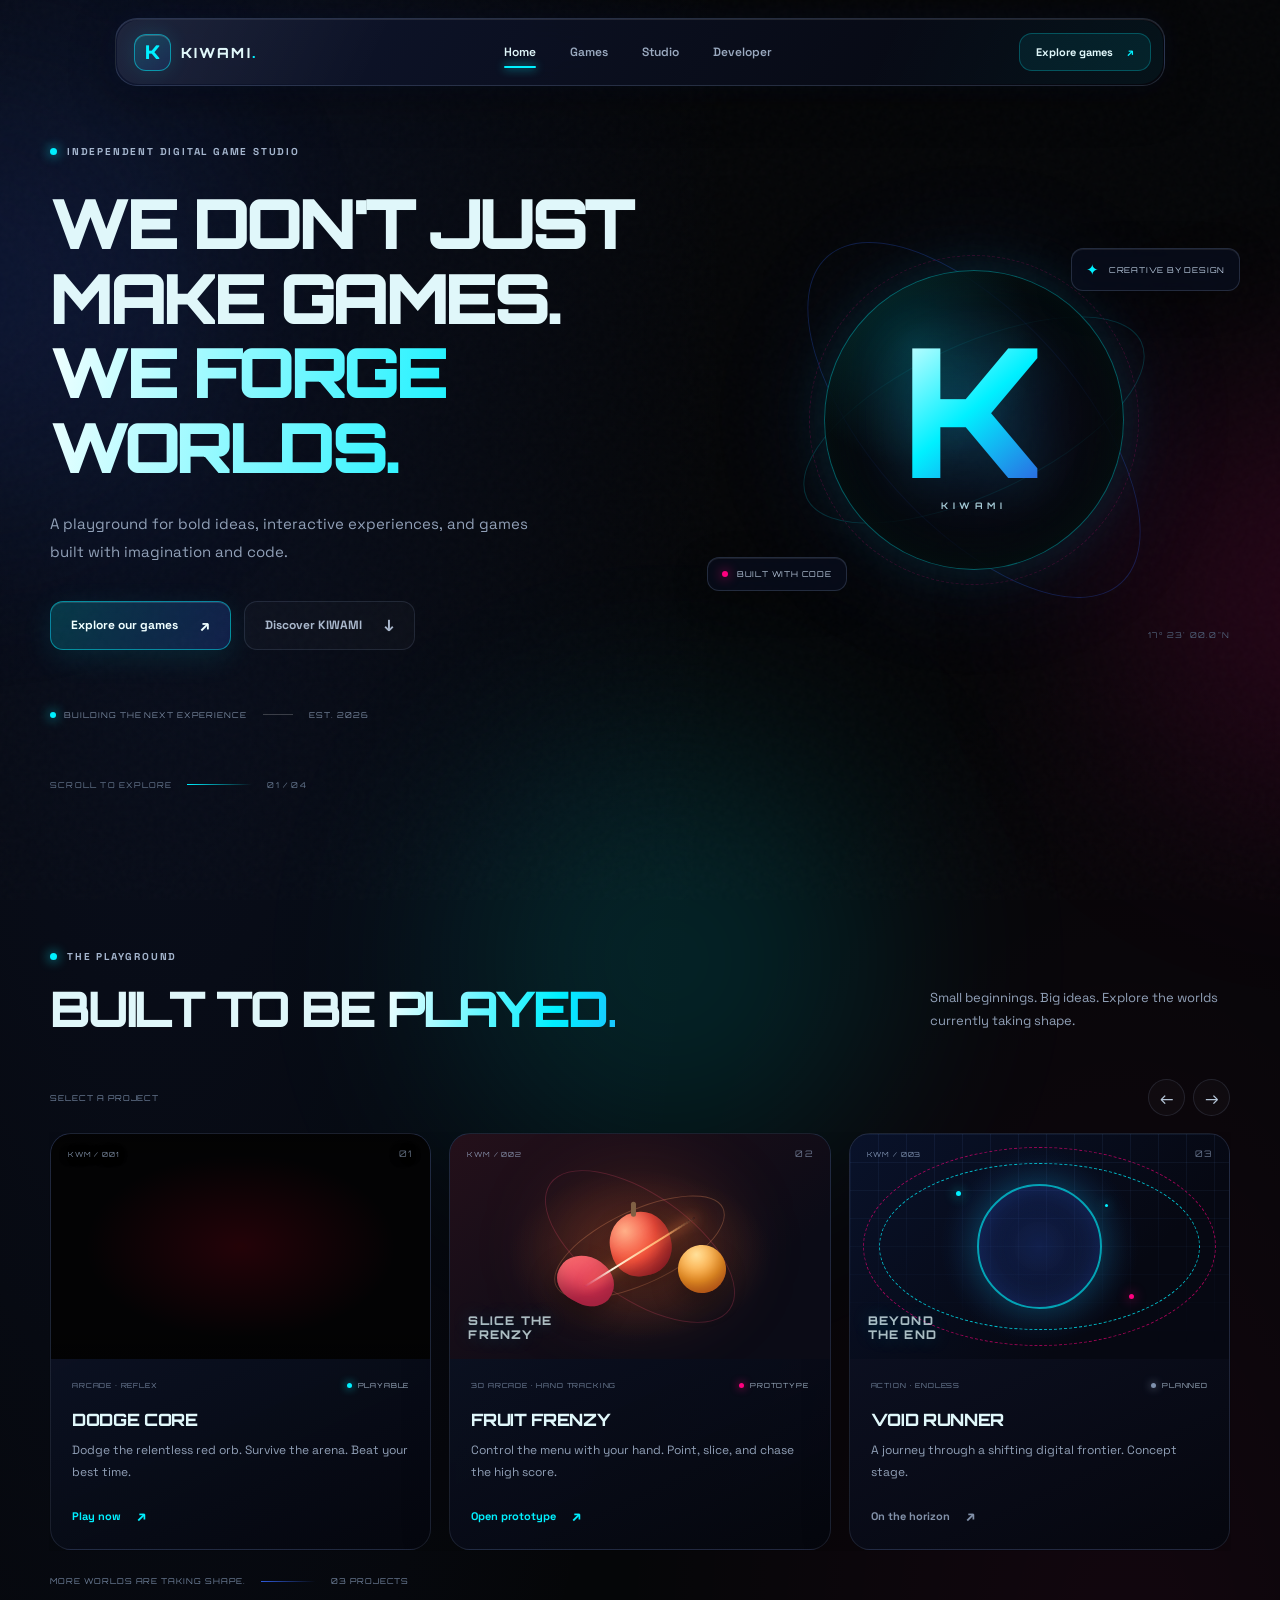
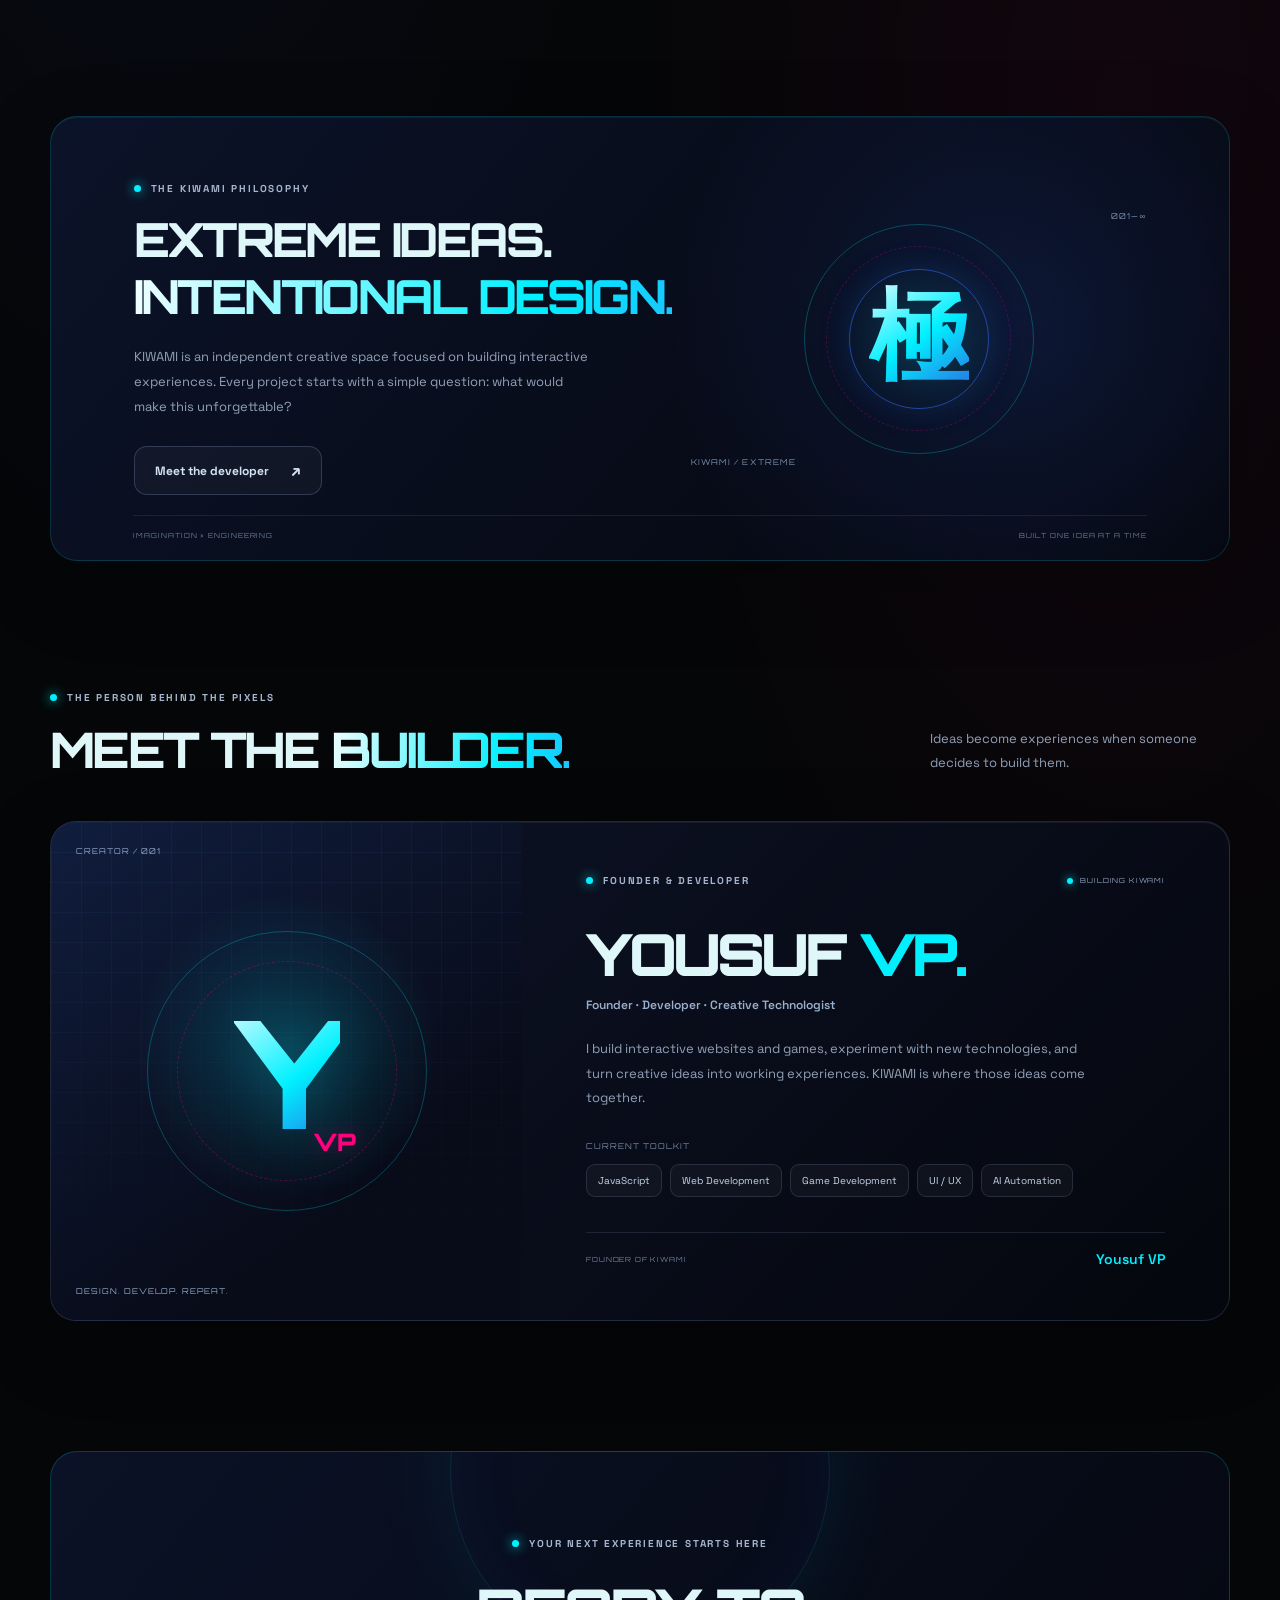
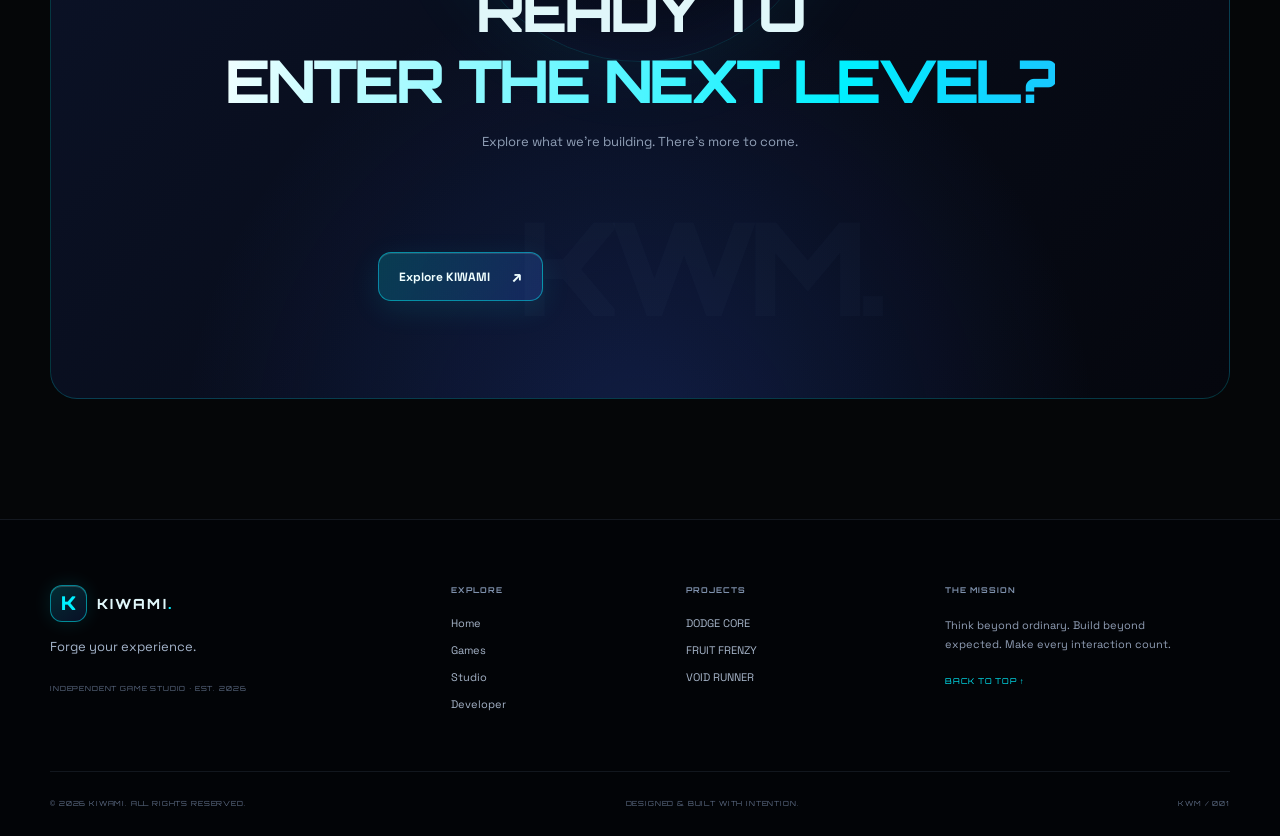
<file: KIWAMI/index.html>
<!DOCTYPE html>
<html lang="en">
<head>
  <meta charset="UTF-8">
  <meta name="msvalidate.01" content="EEBED3EF7D3FD8F33987FCDCA39C9DD0" />
  <meta name="viewport" content="width=device-width, initial-scale=1.0">
  <meta name="theme-color" content="#050608">
  <meta name="description" content="KIWAMI is an independent creative game studio forging interactive experiences, browser games, and digital worlds.">
  <title>KIWAMI — Forge Your Experience</title>

  <link rel="preconnect" href="https://fonts.googleapis.com">
  <link rel="preconnect" href="https://fonts.gstatic.com" crossorigin>
  <link href="https://fonts.googleapis.com" rel="preconnect">
  <link href="https://fonts.googleapis.com/css2?family=DM+Sans:wght@400;500;600;700&family=Orbitron:wght@500;600;700;800;900&family=Space+Grotesk:wght@400;500;600;700&display=swap" rel="stylesheet">

  <link rel="stylesheet" href="style.css">
  <script src="script.js" defer></script>
</head>

<body>
  <div class="ambient ambient-one"></div>
  <div class="ambient ambient-two"></div>
  <div class="ambient ambient-three"></div>
  <div class="noise-overlay"></div>

  <header class="site-header" id="siteHeader">
    <nav class="navbar" aria-label="Main navigation">
      <a class="brand" href="#home" aria-label="KIWAMI home">
        <span class="brand-mark">K</span>
        <span class="brand-name">KIWAMI<span class="brand-period">.</span></span>
      </a>

      <div class="nav-links" id="navLinks">
        <a href="#home" class="nav-link active">Home</a>
        <a href="#games" class="nav-link">Games</a>
        <a href="#studio" class="nav-link">Studio</a>
        <a href="#developer" class="nav-link">Developer</a>
      </div>

      <a class="nav-cta" href="#games">
        Explore games <span aria-hidden="true">↗</span>
      </a>

      <button class="menu-toggle" id="menuToggle" aria-label="Open navigation" aria-expanded="false">
        <span></span><span></span>
      </button>
    </nav>
  </header>

  <main>
    <section class="hero section-shell" id="home">
      <div class="hero-copy reveal">
        <div class="eyebrow">
          <span class="eyebrow-dot"></span>
          INDEPENDENT DIGITAL GAME STUDIO
        </div>

        <h1 class="hero-title">
          WE DON'T JUST<br>
          MAKE GAMES.<br>
          <span class="gradient-text">WE FORGE WORLDS.</span>
        </h1>

        <p class="hero-description">
          A playground for bold ideas, interactive experiences, and games
          built with imagination and code.
        </p>

        <div class="hero-actions">
          <a class="button button-primary" href="#games">
            Explore our games <span>↗</span>
          </a>
          <a class="button button-quiet" href="#studio">
            Discover KIWAMI <span>↓</span>
          </a>
        </div>

        <div class="hero-meta">
          <span><i class="status-dot"></i> BUILDING THE NEXT EXPERIENCE</span>
          <span class="meta-divider"></span>
          <span>EST. 2026</span>
        </div>
      </div>

      <div class="hero-art reveal reveal-delay">
        <div class="hero-orbit orbit-one"></div>
        <div class="hero-orbit orbit-two"></div>
        <div class="hero-orbit orbit-three"></div>

        <div class="hero-core">
          <div class="core-inner">
            <span class="core-k">K</span>
            <span class="core-label">KIWAMI</span>
          </div>
        </div>

        <div class="floating-chip chip-top">
          <span class="chip-icon">✦</span>
          CREATIVE BY DESIGN
        </div>

        <div class="floating-chip chip-bottom">
          <span class="chip-pulse"></span>
          BUILT WITH CODE
        </div>

        <div class="hero-coordinate">17° 23' 00.0"N</div>
      </div>

      <div class="hero-bottom-line">
        <span>SCROLL TO EXPLORE</span>
        <span class="scroll-line"></span>
        <span>01 / 04</span>
      </div>
    </section>

    <section class="games-section section-shell section-space" id="games">
      <div class="section-heading reveal">
        <div>
          <div class="eyebrow"><span class="eyebrow-dot"></span> THE PLAYGROUND</div>
          <h2>BUILT TO BE <span class="gradient-text">PLAYED.</span></h2>
        </div>

        <p class="section-intro">
          Small beginnings. Big ideas. Explore the worlds currently taking shape.
        </p>
      </div>

      <div class="games-toolbar reveal">
        <span class="toolbar-label">SELECT A PROJECT</span>

        <div class="carousel-controls">
          <button class="circle-control" id="gamesPrev" aria-label="Previous games">←</button>
          <button class="circle-control" id="gamesNext" aria-label="Next games">→</button>
        </div>
      </div>

      <div class="games-viewport" id="gamesViewport">
        <div class="games-track" id="gamesTrack">

          <article class="game-card game-card-blue">
            <div class="game-art shoot-art">
              <img src="./assets/dodge-core-thumb.webp" alt="DODGE CORE — red orb racing through a dark arena">
              <span class="art-code">KWM / 001</span>
              <span class="art-index">01</span>
            </div>

            <div class="game-card-content">
              <div class="game-card-topline">
                <span class="game-category">ARCADE · REFLEX</span>
                <span class="game-status status-live"><i></i> PLAYABLE</span>
              </div>

              <h3>DODGE CORE</h3>
              <p>Dodge the relentless red orb. Survive the arena. Beat your best time.</p>

              <a class="game-link" href="./shoot-streak/index.html">
                Play now <span>↗</span>
              </a>
            </div>
          </article>

          <article class="game-card game-card-pink">
            <div class="game-art fruit-art">
              <div class="fruit-glow"></div>
              <div class="fruit-orbit fruit-orbit-one"></div>
              <div class="fruit-orbit fruit-orbit-two"></div>
              <div class="fruit-shape fruit-apple"></div>
              <div class="fruit-shape fruit-orange"></div>
              <div class="fruit-shape fruit-watermelon"></div>
              <span class="art-code">KWM / 002</span>
              <span class="art-index">02</span>
              <span class="fruit-blade"></span>
              <span class="art-word">SLICE THE<br>FRENZY</span>
            </div>

            <div class="game-card-content">
              <div class="game-card-topline">
                <span class="game-category">3D ARCADE · HAND TRACKING</span>
                <span class="game-status status-progress"><i></i> PROTOTYPE</span>
              </div>

              <h3>FRUIT FRENZY</h3>
              <p>Control the menu with your hand. Point, slice, and chase the high score.</p>

              <a class="game-link" href="./fruit-frenzy/index.html">
                Open prototype <span>↗</span>
              </a>
            </div>
          </article>

          <article class="game-card game-card-cyan">
            <div class="game-art void-art">
              <div class="art-grid"></div>
              <div class="void-portal"></div>
              <div class="void-particle particle-one"></div>
              <div class="void-particle particle-two"></div>
              <div class="void-particle particle-three"></div>

              <span class="art-code">KWM / 003</span>
              <span class="art-index">03</span>
              <span class="art-word">BEYOND<br>THE END</span>
            </div>

            <div class="game-card-content">
              <div class="game-card-topline">
                <span class="game-category">ACTION · ENDLESS</span>
                <span class="game-status status-planned"><i></i> PLANNED</span>
              </div>

              <h3>VOID RUNNER</h3>
              <p>A journey through a shifting digital frontier. Concept stage.</p>

              <span class="game-link game-disabled">
                On the horizon <span>↗</span>
              </span>
            </div>
          </article>

        </div>
      </div>

      <div class="games-footer reveal">
        <span>MORE WORLDS ARE TAKING SHAPE.</span>
        <span class="games-footer-line"></span>
        <span>03 PROJECTS</span>
      </div>
    </section>

    <section class="studio-section section-shell section-space" id="studio">
      <div class="studio-panel reveal">
        <div class="studio-content">
          <div class="eyebrow"><span class="eyebrow-dot"></span> THE KIWAMI PHILOSOPHY</div>

          <h2>EXTREME IDEAS.<br><span class="gradient-text">INTENTIONAL DESIGN.</span></h2>

          <p>
            KIWAMI is an independent creative space focused on building
            interactive experiences. Every project starts with a simple
            question: what would make this unforgettable?
          </p>

          <a class="button button-outline" href="#developer">
            Meet the developer <span>↗</span>
          </a>
        </div>

        <div class="studio-visual" aria-hidden="true">
          <div class="studio-ring studio-ring-a"></div>
          <div class="studio-ring studio-ring-b"></div>
          <div class="studio-ring studio-ring-c"></div>
          <div class="studio-symbol">極</div>
          <div class="studio-visual-caption">KIWAMI / EXTREME</div>
          <div class="studio-visual-number">001—∞</div>
        </div>

        <div class="studio-panel-bottom">
          <span>IMAGINATION × ENGINEERING</span>
          <span>BUILT ONE IDEA AT A TIME</span>
        </div>
      </div>
    </section>

    <section class="developer-section section-shell section-space" id="developer">
      <div class="section-heading reveal">
        <div>
          <div class="eyebrow"><span class="eyebrow-dot"></span> THE PERSON BEHIND THE PIXELS</div>
          <h2>MEET THE <span class="gradient-text">BUILDER.</span></h2>
        </div>

        <p class="section-intro">
          Ideas become experiences when someone decides to build them.
        </p>
      </div>

      <article class="developer-card reveal">
        <div class="developer-visual">
          <div class="developer-grid"></div>
          <div class="developer-orbit developer-orbit-one"></div>
          <div class="developer-orbit developer-orbit-two"></div>
          <div class="developer-monogram">Y<span>VP</span></div>
          <div class="developer-visual-tag">CREATOR / 001</div>
          <div class="developer-visual-bottom">DESIGN. DEVELOP. REPEAT.</div>
        </div>

        <div class="developer-info">
          <div class="developer-topline">
            <span class="eyebrow"><span class="eyebrow-dot"></span> FOUNDER & DEVELOPER</span>
            <span class="developer-availability"><i></i> BUILDING KIWAMI</span>
          </div>

          <h3>YOUSUF <span>VP.</span></h3>
          <p class="developer-role">Founder · Developer · Creative Technologist</p>

          <p class="developer-bio">
            I build interactive websites and games, experiment with new
            technologies, and turn creative ideas into working experiences.
            KIWAMI is where those ideas come together.
          </p>

          <div class="skill-heading">CURRENT TOOLKIT</div>

          <div class="skill-list">
            <span>JavaScript</span>
            <span>Web Development</span>
            <span>Game Development</span>
            <span>UI / UX</span>
            <span>AI Automation</span>
          </div>

          <div class="developer-bottom">
            <span>FOUNDER OF KIWAMI</span>
            <span class="developer-signature">Yousuf VP</span>
          </div>
        </div>
      </article>
    </section>

    <section class="closing-section section-shell">
      <div class="cta-panel reveal">
        <div class="cta-orb"></div>

        <div class="eyebrow"><span class="eyebrow-dot"></span> YOUR NEXT EXPERIENCE STARTS HERE</div>

        <h2>READY TO<br><span class="gradient-text">ENTER THE NEXT LEVEL?</span></h2>

        <p>Explore what we're building. There's more to come.</p>

        <a class="button button-primary" href="#games">
          Explore KIWAMI <span>↗</span>
        </a>

        <span class="cta-watermark">KWM.</span>
      </div>
    </section>
  </main>

  <footer class="site-footer">
    <div class="footer-main section-shell">

      <div class="footer-brand-column">
        <a class="brand footer-brand" href="#home">
          <span class="brand-mark">K</span>
          <span class="brand-name">KIWAMI<span class="brand-period">.</span></span>
        </a>

        <p>Forge your experience.</p>
        <span class="footer-small">INDEPENDENT GAME STUDIO · EST. 2026</span>
      </div>

      <div class="footer-column">
        <h4>EXPLORE</h4>
        <a href="#home">Home</a>
        <a href="#games">Games</a>
        <a href="#studio">Studio</a>
        <a href="#developer">Developer</a>
      </div>

      <div class="footer-column">
        <h4>PROJECTS</h4>
        <a href="./shoot-streak/index.html">DODGE CORE</a>
        <a href="./fruit-frenzy/index.html">FRUIT FRENZY</a>
        <a href="#games">VOID RUNNER</a>
      </div>

      <div class="footer-column footer-note">
        <h4>THE MISSION</h4>
        <p>Think beyond ordinary. Build beyond expected. Make every interaction count.</p>
        <a href="#home" class="back-top">BACK TO TOP ↑</a>
      </div>
    </div>

    <div class="footer-bottom section-shell">
      <span>© <span id="currentYear">2026</span> KIWAMI. ALL RIGHTS RESERVED.</span>
      <span>DESIGNED & BUILT WITH INTENTION.</span>
      <span class="footer-version">KWM / 001</span>
    </div>
  </footer>
</body>
</html>
</file>
<file: KIWAMI/style.css>
:root {
  --bg: #050608;
  --bg-deep: #030407;
  --midnight: #0B1026;
  --panel: rgba(11, 16, 38, .68);
  --panel-solid: #0B1026;
  --panel-light: rgba(18, 27, 57, .78);
  --line: rgba(180, 205, 255, .12);
  --line-blue: rgba(48, 92, 222, .38);
  --line-cyan: rgba(0, 240, 255, .35);
  --text: #E0F7FA;
  --muted: #91A0B7;
  --cyan: #00F0FF;
  --blue: #305CDE;
  --pink: #FF007F;
  --font-display: "Orbitron", sans-serif;
  --font-body: "Space Grotesk", sans-serif;
  --page-width: 1180px;
  --ease: cubic-bezier(.2, .8, .2, 1);
}

* {
  box-sizing: border-box;
  margin: 0;
  padding: 0;
}

html {
  scroll-behavior: smooth;
  scroll-padding-top: 110px;
}

body {
  min-width: 320px;
  overflow-x: clip;
  background:
    radial-gradient(ellipse at 12% 8%, rgba(48, 92, 222, .11), transparent 36%),
    radial-gradient(ellipse at 88% 42%, rgba(255, 0, 127, .055), transparent 32%),
    var(--bg);
  color: var(--text);
  font-family: var(--font-body);
  -webkit-font-smoothing: antialiased;
}

body.modal-open {
  overflow: hidden;
}

button,
a {
  font: inherit;
}

button {
  color: inherit;
}

a {
  color: inherit;
  text-decoration: none;
}

button:focus-visible,
a:focus-visible {
  outline: 2px solid var(--cyan);
  outline-offset: 4px;
}

::selection {
  color: #030407;
  background: var(--cyan);
}

.noise-overlay {
  position: fixed;
  inset: 0;
  z-index: -1;
  pointer-events: none;
  opacity: .035;
  background-image: url("data:image/svg+xml,%3Csvg viewBox='0 0 180 180' xmlns='http://www.w3.org/2000/svg'%3E%3Cfilter id='n'%3E%3CfeTurbulence type='fractalNoise' baseFrequency='.9' numOctaves='3' stitchTiles='stitch'/%3E%3C/filter%3E%3Crect width='100%25' height='100%25' filter='url(%23n)' opacity='.6'/%3E%3C/svg%3E");
}

.ambient {
  position: fixed;
  z-index: -2;
  width: 440px;
  height: 440px;
  border-radius: 50%;
  filter: blur(110px);
  opacity: .13;
  pointer-events: none;
  animation: ambientFloat 16s ease-in-out infinite alternate;
}

.ambient-one {
  top: 8%;
  left: -250px;
  background: var(--blue);
}

.ambient-two {
  top: 42%;
  right: -270px;
  background: var(--pink);
  animation-delay: -5s;
}

.ambient-three {
  bottom: -280px;
  left: 35%;
  background: var(--cyan);
  animation-delay: -9s;
}

@keyframes ambientFloat {
  from { transform: translate3d(0, -20px, 0) scale(.9); }
  to { transform: translate3d(45px, 50px, 0) scale(1.12); }
}

.section-shell {
  width: min(var(--page-width), calc(100% - 64px));
  margin-inline: auto;
}

.section-space {
  padding-top: 130px;
}

/* NAVIGATION */

.site-header {
  position: fixed;
  z-index: 100;
  top: 18px;
  left: 0;
  width: 100%;
  padding-inline: 24px;
  transition: top .35s var(--ease);
}

.navbar {
  position: relative;
  display: flex;
  align-items: center;
  justify-content: space-between;
  width: min(1050px, 100%);
  min-height: 68px;
  margin-inline: auto;
  padding: 10px 13px 10px 18px;
  border: 1px solid rgba(180, 205, 255, .17);
  border-radius: 22px;
  background:
    linear-gradient(120deg, rgba(18, 27, 57, .78), rgba(5, 7, 15, .78)),
    rgba(5, 6, 8, .75);
  box-shadow:
    0 12px 45px rgba(0, 0, 0, .36),
    0 0 28px rgba(48, 92, 222, .08),
    inset 0 1px 0 rgba(255, 255, 255, .11);
  backdrop-filter: blur(24px) saturate(155%);
  -webkit-backdrop-filter: blur(24px) saturate(155%);
  transition: border-color .3s, box-shadow .3s, background .3s;
}

.navbar::before {
  content: "";
  position: absolute;
  inset: 1px;
  border-radius: inherit;
  pointer-events: none;
  background: linear-gradient(115deg, rgba(255,255,255,.09), transparent 26%, transparent 72%, rgba(0,240,255,.07));
  opacity: .75;
}

.site-header.header-scrolled {
  top: 10px;
}

.site-header.header-scrolled .navbar {
  border-color: rgba(0, 240, 255, .25);
  box-shadow:
    0 14px 45px rgba(0, 0, 0, .48),
    0 0 30px rgba(0, 240, 255, .09),
    inset 0 1px 0 rgba(255, 255, 255, .1);
}

.brand {
  position: relative;
  z-index: 1;
  display: inline-flex;
  align-items: center;
  gap: 10px;
}

.brand-mark {
  display: grid;
  width: 37px;
  height: 37px;
  place-items: center;
  border: 1px solid rgba(0, 240, 255, .5);
  border-radius: 12px;
  background: linear-gradient(145deg, rgba(0,240,255,.18), rgba(48,92,222,.15));
  box-shadow: 0 0 20px rgba(0, 240, 255, .12), inset 0 1px 0 rgba(255,255,255,.16);
  color: var(--cyan);
  font-family: var(--font-display);
  font-size: 19px;
  font-weight: 900;
}

.brand-name {
  font-family: var(--font-display);
  font-size: 14px;
  font-weight: 800;
  letter-spacing: .15em;
}

.brand-period {
  color: var(--cyan);
}

.nav-links {
  position: relative;
  z-index: 1;
  display: flex;
  align-items: center;
  gap: 34px;
}

.nav-link {
  position: relative;
  padding-block: 10px;
  color: #9AA9BF;
  font-size: 12px;
  font-weight: 600;
  transition: color .25s;
}

.nav-link::after {
  content: "";
  position: absolute;
  right: 50%;
  bottom: 2px;
  left: 50%;
  height: 2px;
  border-radius: 5px;
  background: var(--cyan);
  box-shadow: 0 0 10px var(--cyan);
  transition: left .3s var(--ease), right .3s var(--ease);
}

.nav-link:hover,
.nav-link.active {
  color: var(--text);
}

.nav-link:hover::after,
.nav-link.active::after {
  right: 0;
  left: 0;
}

.nav-cta {
  position: relative;
  z-index: 1;
  display: inline-flex;
  align-items: center;
  gap: 14px;
  padding: 11px 16px;
  border: 1px solid rgba(0, 240, 255, .25);
  border-radius: 13px;
  background: rgba(0, 240, 255, .075);
  color: var(--text);
  font-size: 11px;
  font-weight: 700;
  transition: .3s var(--ease);
}

.nav-cta span {
  color: var(--cyan);
  transition: transform .3s;
}

.nav-cta:hover {
  border-color: var(--cyan);
  background: rgba(0, 240, 255, .14);
  box-shadow: 0 0 24px rgba(0, 240, 255, .13);
  transform: translateY(-2px);
}

.nav-cta:hover span {
  transform: translate(3px, -3px);
}

.menu-toggle {
  display: none;
  position: relative;
  z-index: 3;
  width: 42px;
  height: 42px;
  border: 1px solid var(--line);
  border-radius: 12px;
  background: rgba(255,255,255,.04);
  cursor: pointer;
}

.menu-toggle span {
  position: absolute;
  left: 12px;
  width: 17px;
  height: 1.5px;
  background: var(--text);
  transition: .25s;
}

.menu-toggle span:first-child { top: 16px; }
.menu-toggle span:last-child { top: 23px; }

.menu-toggle.open span:first-child {
  top: 20px;
  transform: rotate(45deg);
}

.menu-toggle.open span:last-child {
  top: 20px;
  transform: rotate(-45deg);
}

/* HERO */

.hero {
  position: relative;
  display: grid;
  min-height: 790px;
  grid-template-columns: 1.1fr .9fr;
  align-items: center;
  gap: 40px;
  padding-top: 120px;
  padding-bottom: 100px;
}

.hero-copy {
  position: relative;
  z-index: 2;
  padding-top: 25px;
}

.eyebrow {
  display: flex;
  align-items: center;
  gap: 10px;
  color: #A5B6CE;
  font-size: 10px;
  font-weight: 700;
  letter-spacing: .18em;
}

.eyebrow-dot,
.status-dot {
  display: inline-block;
  width: 7px;
  height: 7px;
  flex: 0 0 auto;
  border-radius: 50%;
  background: var(--cyan);
  box-shadow: 0 0 12px var(--cyan);
}

.hero-title {
  margin-top: 28px;
  font-family: var(--font-display);
  font-size: clamp(42px, 5.4vw, 76px);
  font-weight: 900;
  line-height: 1.08;
  letter-spacing: -.065em;
}

.gradient-text {
  display: inline-block;
  color: transparent;
  background: linear-gradient(100deg, #F1FFFF 0%, #00F0FF 34%, #477BFF 68%, #FF007F 100%);
  background-size: 220% auto;
  background-clip: text;
  -webkit-background-clip: text;
  animation: gradientFlow 7s linear infinite;
}

@keyframes gradientFlow {
  to { background-position: 220% center; }
}

.hero-description {
  max-width: 490px;
  margin-top: 25px;
  color: var(--muted);
  font-size: 15px;
  line-height: 1.9;
}

.hero-actions {
  display: flex;
  flex-wrap: wrap;
  gap: 13px;
  margin-top: 34px;
}

.button {
  display: inline-flex;
  align-items: center;
  justify-content: center;
  gap: 22px;
  min-height: 49px;
  padding: 0 20px;
  border: 1px solid transparent;
  border-radius: 13px;
  font-size: 12px;
  font-weight: 700;
  cursor: pointer;
  transition: transform .3s var(--ease), box-shadow .3s, background .3s, border-color .3s;
}

.button span {
  font-size: 16px;
  transition: transform .3s;
}

.button:hover {
  transform: translateY(-3px);
}

.button:hover span {
  transform: translate(3px, -3px);
}

.button-primary {
  border-color: rgba(0, 240, 255, .48);
  background: linear-gradient(110deg, rgba(0,240,255,.19), rgba(48,92,222,.24));
  box-shadow: 0 8px 30px rgba(0, 240, 255, .1), inset 0 1px 0 rgba(255,255,255,.12);
  color: #F0FFFF;
}

.button-primary:hover {
  border-color: var(--cyan);
  background: linear-gradient(110deg, rgba(0,240,255,.28), rgba(48,92,222,.32));
  box-shadow: 0 12px 38px rgba(0, 240, 255, .2);
}

.button-quiet {
  border-color: var(--line);
  background: rgba(255,255,255,.025);
  color: #AAB8CC;
}

.button-quiet:hover,
.button-outline:hover {
  border-color: rgba(0,240,255,.45);
  color: var(--text);
  background: rgba(0,240,255,.06);
}

.hero-meta {
  display: flex;
  align-items: center;
  gap: 16px;
  margin-top: 60px;
  color: #78889F;
  font-family: var(--font-display);
  font-size: 8px;
  letter-spacing: .12em;
}

.hero-meta > span:first-child {
  display: flex;
  align-items: center;
  gap: 8px;
}

.hero-meta .status-dot {
  width: 6px;
  height: 6px;
}

.meta-divider {
  width: 30px;
  height: 1px;
  background: rgba(255,255,255,.2);
}

.hero-art {
  position: relative;
  display: grid;
  min-height: 490px;
  place-items: center;
  perspective: 900px;
}

.hero-core {
  position: relative;
  z-index: 2;
  display: grid;
  width: clamp(190px, 25vw, 300px);
  aspect-ratio: 1;
  place-items: center;
  border: 1px solid rgba(0,240,255,.36);
  border-radius: 50%;
  background:
    radial-gradient(circle at 30% 25%, rgba(0,240,255,.16), transparent 40%),
    radial-gradient(circle, rgba(48,92,222,.16), rgba(5,6,8,.92) 68%);
  box-shadow:
    0 0 55px rgba(0,240,255,.1),
    0 0 130px rgba(48,92,222,.12),
    inset 0 0 50px rgba(0,240,255,.07);
  animation: coreFloat 6s ease-in-out infinite;
}

.core-inner {
  display: flex;
  flex-direction: column;
  align-items: center;
  gap: 10px;
}

.core-k {
  color: transparent;
  background: linear-gradient(140deg, #E0FFFF, var(--cyan), var(--blue));
  background-clip: text;
  -webkit-background-clip: text;
  font-family: var(--font-display);
  font-size: clamp(100px, 15vw, 180px);
  font-weight: 900;
  line-height: .9;
  filter: drop-shadow(0 0 30px rgba(0,240,255,.2));
}

.core-label {
  color: #A7C9D5;
  font-family: var(--font-display);
  font-size: 9px;
  font-weight: 700;
  letter-spacing: .5em;
}

@keyframes coreFloat {
  0%, 100% { transform: translateY(0) rotateX(0); }
  50% { transform: translateY(-12px) rotateX(4deg); }
}

.hero-orbit {
  position: absolute;
  border: 1px solid rgba(0,240,255,.17);
  border-radius: 50%;
  transform: rotate(-25deg);
}

.orbit-one {
  width: 370px;
  height: 150px;
  animation: orbitSpin 18s linear infinite;
}

.orbit-two {
  width: 440px;
  height: 210px;
  border-color: rgba(48,92,222,.28);
  transform: rotate(48deg);
  animation: orbitSpin 25s linear infinite reverse;
}

.orbit-three {
  width: 330px;
  height: 330px;
  border-style: dashed;
  border-color: rgba(255,0,127,.18);
  animation: orbitSpin 55s linear infinite;
}

@keyframes orbitSpin {
  to { rotate: 360deg; }
}

.floating-chip {
  position: absolute;
  z-index: 3;
  display: flex;
  align-items: center;
  gap: 9px;
  padding: 11px 14px;
  border: 1px solid rgba(180,205,255,.17);
  border-radius: 12px;
  background: rgba(8,13,29,.78);
  box-shadow: 0 10px 35px rgba(0,0,0,.25), inset 0 1px 0 rgba(255,255,255,.08);
  backdrop-filter: blur(16px);
  color: #B8C9DD;
  font-family: var(--font-display);
  font-size: 8px;
  letter-spacing: .1em;
}

.chip-top {
  top: 15%;
  right: -2%;
  animation: chipFloat 5s ease-in-out infinite;
}

.chip-icon {
  color: var(--cyan);
  font-size: 15px;
}

.chip-bottom {
  bottom: 15%;
  left: -2%;
  animation: chipFloat 6s ease-in-out infinite reverse;
}

.chip-pulse {
  width: 6px;
  height: 6px;
  border-radius: 50%;
  background: var(--pink);
  box-shadow: 0 0 12px var(--pink);
}

@keyframes chipFloat {
  0%, 100% { transform: translateY(0); }
  50% { transform: translateY(-9px); }
}

.hero-coordinate {
  position: absolute;
  right: 0;
  bottom: 5%;
  color: #52647D;
  font-family: var(--font-display);
  font-size: 8px;
  letter-spacing: .15em;
}

.hero-bottom-line {
  position: absolute;
  right: 0;
  bottom: 30px;
  left: 0;
  display: flex;
  align-items: center;
  gap: 15px;
  color: #677890;
  font-family: var(--font-display);
  font-size: 8px;
  letter-spacing: .15em;
}

.scroll-line {
  width: 65px;
  height: 1px;
  background: linear-gradient(90deg, var(--cyan), transparent);
}

/* SECTION HEADINGS */

.section-heading {
  display: flex;
  align-items: end;
  justify-content: space-between;
  gap: 30px;
  margin-bottom: 42px;
}

.section-heading h2,
.studio-content h2,
.cta-panel h2 {
  margin-top: 16px;
  font-family: var(--font-display);
  font-size: clamp(30px, 4vw, 49px);
  font-weight: 800;
  line-height: 1.2;
  letter-spacing: -.055em;
}

.section-intro {
  max-width: 300px;
  padding-bottom: 5px;
  color: var(--muted);
  font-size: 13px;
  line-height: 1.8;
}

/* GAMES */

.games-toolbar {
  display: flex;
  align-items: center;
  justify-content: space-between;
  margin-bottom: 16px;
}

.toolbar-label,
.games-footer,
.game-category,
.game-status,
.art-code,
.art-index,
.modal-kicker,
.modal-footer,
.stat-box span,
.skill-heading,
.developer-availability,
.developer-visual-tag,
.developer-visual-bottom,
.developer-bottom,
.footer-column h4,
.footer-small,
.footer-bottom {
  font-family: var(--font-display);
  letter-spacing: .12em;
}

.toolbar-label {
  color: #71839D;
  font-size: 8px;
}

.carousel-controls {
  display: flex;
  gap: 8px;
}

.circle-control {
  display: grid;
  width: 37px;
  height: 37px;
  place-items: center;
  border: 1px solid var(--line);
  border-radius: 50%;
  background: rgba(255,255,255,.025);
  color: #B6C7D9;
  font-size: 17px;
  cursor: pointer;
  transition: .25s;
}

.circle-control:hover {
  border-color: var(--cyan);
  background: rgba(0,240,255,.1);
  color: var(--cyan);
  box-shadow: 0 0 18px rgba(0,240,255,.12);
  transform: translateY(-2px);
}

.games-viewport {
  overflow: hidden;
  margin-inline: -1px;
  padding: 1px;
}

.games-track {
  display: grid;
  grid-template-columns: repeat(3, minmax(0, 1fr));
  gap: 18px;
}

.game-card {
  min-width: 0;
  overflow: hidden;
  border: 1px solid var(--line);
  border-radius: 21px;
  background: linear-gradient(155deg, rgba(17,25,51,.82), rgba(5,7,14,.92));
  box-shadow: 0 18px 50px rgba(0,0,0,.2), inset 0 1px 0 rgba(255,255,255,.055);
  transition: transform .4s var(--ease), border-color .4s, box-shadow .4s;
}

.game-card:hover {
  transform: translateY(-9px);
  border-color: rgba(0,240,255,.4);
  box-shadow: 0 25px 55px rgba(0,0,0,.32), 0 0 35px rgba(0,240,255,.08);
}

.game-card-pink:hover {
  border-color: rgba(255,0,127,.48);
  box-shadow: 0 25px 55px rgba(0,0,0,.32), 0 0 35px rgba(255,0,127,.08);
}

.game-art {
  position: relative;
  display: grid;
  height: 225px;
  overflow: hidden;
  place-items: center;
  isolation: isolate;
  background: #080D1D;
}

.art-grid,
.developer-grid {
  position: absolute;
  inset: 0;
  z-index: -1;
  background-image:
    linear-gradient(rgba(115,170,255,.08) 1px, transparent 1px),
    linear-gradient(90deg, rgba(115,170,255,.08) 1px, transparent 1px);
  background-size: 28px 28px;
  mask-image: linear-gradient(to bottom, black, transparent 95%);
}

.shoot-art {
  background:
    radial-gradient(circle at 50% 55%, rgba(0,240,255,.16), transparent 45%),
    linear-gradient(135deg, #09192B, #070A16 65%);
}

.target-ring {
  position: absolute;
  width: 150px;
  aspect-ratio: 1;
  border: 1px solid rgba(0,240,255,.65);
  border-radius: 50%;
  box-shadow: 0 0 22px rgba(0,240,255,.12), inset 0 0 22px rgba(0,240,255,.08);
}

.target-ring-one { animation: targetPulse 4s ease-in-out infinite; }
.target-ring-two {
  width: 105px;
  border-color: rgba(48,92,222,.8);
  animation: targetPulse 4s ease-in-out infinite reverse;
}

.target-core {
  width: 22px;
  aspect-ratio: 1;
  border: 3px solid #DFFFFF;
  border-radius: 50%;
  background: var(--cyan);
  box-shadow: 0 0 24px var(--cyan);
}

@keyframes targetPulse {
  50% { transform: scale(1.18); opacity: .55; }
}

.dodge-art {
  background:
    radial-gradient(circle at 50% 50%, rgba(255,0,127,.17), transparent 50%),
    linear-gradient(135deg, #1B0A20, #080A17 70%);
}

.dodge-shape {
  position: absolute;
  width: 58px;
  height: 58px;
  border: 1px solid rgba(255,0,127,.8);
  background: rgba(255,0,127,.12);
  box-shadow: 0 0 25px rgba(255,0,127,.16);
  transform: rotate(45deg);
}

.dodge-shape-one { top: 26%; left: 28%; animation: dodgeFloat 5s ease-in-out infinite; }
.dodge-shape-two { top: 45%; right: 27%; width: 38px; height: 38px; animation: dodgeFloat 4s ease-in-out infinite reverse; }
.dodge-shape-three { bottom: 18%; left: 46%; width: 25px; height: 25px; animation: dodgeFloat 6s ease-in-out infinite; }

@keyframes dodgeFloat {
  50% { transform: translateY(-14px) rotate(90deg); }
}

.void-art {
  background:
    radial-gradient(circle at 50% 50%, rgba(48,92,222,.25), transparent 45%),
    linear-gradient(135deg, #09122A, #060812 70%);
}

.void-portal {
  width: 125px;
  aspect-ratio: 1;
  border: 2px solid rgba(0,240,255,.65);
  border-radius: 50%;
  box-shadow: 0 0 35px rgba(0,240,255,.24), inset 0 0 30px rgba(48,92,222,.35);
  animation: portalSpin 15s linear infinite;
}

.void-portal::before,
.void-portal::after {
  content: "";
  position: absolute;
  inset: 13px;
  border: 1px dashed rgba(255,0,127,.6);
  border-radius: 50%;
}

.void-portal::after {
  inset: 29px;
  border-color: rgba(0,240,255,.75);
}

@keyframes portalSpin {
  to { transform: rotate(360deg); }
}

.void-particle {
  position: absolute;
  width: 5px;
  height: 5px;
  border-radius: 50%;
  background: var(--cyan);
  box-shadow: 0 0 12px var(--cyan);
}

.particle-one { top: 25%; left: 28%; }
.particle-two { right: 25%; bottom: 27%; background: var(--pink); box-shadow: 0 0 12px var(--pink); }
.particle-three { top: 31%; right: 32%; width: 3px; height: 3px; }

.art-code,
.art-index,
.art-word {
  position: absolute;
  z-index: 2;
}

.art-code {
  top: 16px;
  left: 17px;
  color: rgba(195,220,255,.65);
  font-size: 7px;
}

.art-index {
  top: 14px;
  right: 17px;
  color: rgba(195,220,255,.5);
  font-size: 9px;
}

.art-word {
  bottom: 17px;
  left: 18px;
  color: rgba(225,247,250,.75);
  font-family: var(--font-display);
  font-size: 12px;
  font-weight: 800;
  line-height: 1.2;
  letter-spacing: .1em;
  text-shadow: 0 0 18px rgba(0,240,255,.25);
}

.game-card-content {
  padding: 22px 21px 24px;
}

.game-card-topline {
  display: flex;
  align-items: center;
  justify-content: space-between;
  gap: 8px;
}

.game-category {
  color: #73849D;
  font-size: 7px;
}

.game-status {
  display: inline-flex;
  align-items: center;
  gap: 6px;
  color: #A2B3C7;
  font-size: 7px;
  white-space: nowrap;
}

.game-status i {
  width: 5px;
  height: 5px;
  border-radius: 50%;
  background: var(--cyan);
  box-shadow: 0 0 8px var(--cyan);
}

.status-progress i {
  background: var(--pink);
  box-shadow: 0 0 8px var(--pink);
}

.status-planned i {
  background: #7F91AD;
  box-shadow: 0 0 8px #7F91AD;
}

.game-card h3 {
  margin-top: 19px;
  font-family: var(--font-display);
  font-size: 17px;
  font-weight: 800;
  letter-spacing: -.02em;
}

.game-card-content p {
  min-height: 46px;
  margin-top: 10px;
  color: var(--muted);
  font-size: 12px;
  line-height: 1.8;
}

.game-link {
  display: inline-flex;
  align-items: center;
  gap: 16px;
  margin-top: 20px;
  padding: 0;
  border: 0;
  background: none;
  color: var(--cyan);
  font-size: 11px;
  font-weight: 700;
  cursor: pointer;
  transition: gap .25s, color .25s;
}

.game-link span {
  font-size: 15px;
}

.game-link:hover {
  gap: 22px;
  color: #FFFFFF;
}

.game-disabled {
  color: #8291A9;
  cursor: default;
}

.game-disabled:hover {
  gap: 16px;
  color: #8291A9;
}

.games-footer {
  display: flex;
  align-items: center;
  gap: 15px;
  margin-top: 25px;
  color: #71839D;
  font-size: 8px;
}

.games-footer-line {
  width: 55px;
  height: 1px;
  background: linear-gradient(90deg, var(--blue), transparent);
}

/* STUDIO */

.studio-panel {
  position: relative;
  display: grid;
  min-height: 430px;
  grid-template-columns: 1.1fr .9fr;
  align-items: center;
  overflow: hidden;
  padding: 65px 7%;
  border: 1px solid rgba(0,240,255,.16);
  border-radius: 27px;
  background:
    radial-gradient(circle at 82% 48%, rgba(48,92,222,.16), transparent 35%),
    linear-gradient(130deg, rgba(12,20,43,.95), rgba(5,7,14,.95));
  box-shadow: 0 25px 80px rgba(0,0,0,.23), inset 0 1px 0 rgba(255,255,255,.06);
}

.studio-content {
  position: relative;
  z-index: 2;
}

.studio-content h2 {
  font-size: clamp(30px, 3.7vw, 47px);
}

.studio-content p {
  max-width: 460px;
  margin-top: 21px;
  color: var(--muted);
  font-size: 13px;
  line-height: 1.9;
}

.button-outline {
  margin-top: 27px;
  border-color: rgba(180,205,255,.2);
  background: rgba(255,255,255,.035);
  color: #D4E3F1;
}

.studio-visual {
  position: relative;
  display: grid;
  min-height: 270px;
  place-items: center;
}

.studio-ring {
  position: absolute;
  width: 230px;
  aspect-ratio: 1;
  border: 1px solid rgba(0,240,255,.25);
  border-radius: 50%;
}

.studio-ring-a { animation: orbitSpin 28s linear infinite; }
.studio-ring-b {
  width: 185px;
  border-color: rgba(255,0,127,.25);
  border-style: dashed;
  animation: orbitSpin 20s linear infinite reverse;
}
.studio-ring-c {
  width: 140px;
  border-color: rgba(48,92,222,.65);
  box-shadow: 0 0 35px rgba(48,92,222,.13);
}

.studio-symbol {
  color: transparent;
  background: linear-gradient(145deg, #F0FFFF, var(--cyan), var(--blue));
  background-clip: text;
  -webkit-background-clip: text;
  font-size: 100px;
  font-weight: 900;
  filter: drop-shadow(0 0 25px rgba(0,240,255,.2));
}

.studio-visual-caption,
.studio-visual-number {
  position: absolute;
  color: #7D91AE;
  font-family: var(--font-display);
  font-size: 8px;
  letter-spacing: .15em;
}

.studio-visual-caption { bottom: 7px; left: 0; }
.studio-visual-number { top: 7px; right: 0; }

.studio-panel-bottom {
  position: absolute;
  right: 7%;
  bottom: 20px;
  left: 7%;
  display: flex;
  justify-content: space-between;
  padding-top: 15px;
  border-top: 1px solid rgba(180,205,255,.1);
  color: #687B96;
  font-family: var(--font-display);
  font-size: 7px;
  letter-spacing: .13em;
}

/* DEVELOPER */

.developer-card {
  display: grid;
  grid-template-columns: .8fr 1.2fr;
  overflow: hidden;
  border: 1px solid rgba(180,205,255,.14);
  border-radius: 26px;
  background: linear-gradient(135deg, rgba(15,22,45,.9), rgba(5,7,14,.96));
  box-shadow: 0 24px 75px rgba(0,0,0,.25), inset 0 1px 0 rgba(255,255,255,.06);
  transition: border-color .35s, box-shadow .35s;
}

.developer-card:hover {
  border-color: rgba(0,240,255,.32);
  box-shadow: 0 25px 80px rgba(0,0,0,.32), 0 0 35px rgba(0,240,255,.07);
}

.developer-visual {
  position: relative;
  display: grid;
  min-height: 430px;
  overflow: hidden;
  place-items: center;
  isolation: isolate;
  background:
    radial-gradient(circle at 50% 45%, rgba(0,240,255,.18), transparent 42%),
    linear-gradient(145deg, #101D3D, #080B18 72%);
}

.developer-grid {
  background-size: 30px 30px;
  opacity: .75;
}

.developer-orbit {
  position: absolute;
  width: 280px;
  height: 280px;
  border: 1px solid rgba(0,240,255,.25);
  border-radius: 50%;
}

.developer-orbit-one { animation: orbitSpin 30s linear infinite; }
.developer-orbit-two {
  width: 220px;
  height: 220px;
  border-color: rgba(255,0,127,.3);
  border-style: dashed;
  animation: orbitSpin 24s linear infinite reverse;
}

.developer-monogram {
  position: relative;
  z-index: 2;
  color: transparent;
  background: linear-gradient(145deg, #FFFFFF, #00F0FF 55%, #305CDE);
  background-clip: text;
  -webkit-background-clip: text;
  font-family: var(--font-display);
  font-size: clamp(90px, 13vw, 150px);
  font-weight: 900;
  letter-spacing: -.1em;
  filter: drop-shadow(0 0 28px rgba(0,240,255,.2));
  animation: monogramFloat 5s ease-in-out infinite;
}

.developer-monogram span {
  position: absolute;
  right: -17px;
  bottom: 8px;
  color: var(--pink);
  font-size: 24px;
  letter-spacing: .02em;
  text-shadow: 0 0 20px rgba(255,0,127,.3);
}

@keyframes monogramFloat {
  50% { transform: translateY(-8px); }
}

.developer-visual-tag,
.developer-visual-bottom {
  position: absolute;
  z-index: 2;
  color: #90A8C7;
  font-size: 8px;
}

.developer-visual-tag { top: 24px; left: 25px; }
.developer-visual-bottom { right: 25px; bottom: 24px; left: 25px; }

.developer-info {
  display: flex;
  flex-direction: column;
  justify-content: center;
  padding: 52px clamp(25px, 5vw, 65px);
}

.developer-topline {
  display: flex;
  align-items: center;
  justify-content: space-between;
  flex-wrap: wrap;
  gap: 15px;
}

.developer-availability {
  display: flex;
  align-items: center;
  gap: 7px;
  color: #91A4BE;
  font-size: 7px;
}

.developer-availability i {
  width: 6px;
  height: 6px;
  border-radius: 50%;
  background: var(--cyan);
  box-shadow: 0 0 10px var(--cyan);
}

.developer-info h3 {
  margin-top: 30px;
  font-family: var(--font-display);
  font-size: clamp(36px, 5vw, 58px);
  font-weight: 900;
  letter-spacing: -.07em;
}

.developer-info h3 span {
  color: var(--cyan);
}

.developer-role {
  margin-top: 7px;
  color: #9AB0CA;
  font-size: 12px;
  font-weight: 600;
}

.developer-bio {
  max-width: 510px;
  margin-top: 24px;
  color: var(--muted);
  font-size: 13px;
  line-height: 1.9;
}

.skill-heading {
  margin-top: 30px;
  color: #7589A5;
  font-size: 8px;
}

.skill-list {
  display: flex;
  flex-wrap: wrap;
  gap: 8px;
  margin-top: 13px;
}

.skill-list span {
  padding: 9px 11px;
  border: 1px solid rgba(180,205,255,.14);
  border-radius: 9px;
  background: rgba(255,255,255,.035);
  color: #C5D6E8;
  font-size: 10px;
  transition: .25s;
}

.skill-list span:hover {
  border-color: rgba(0,240,255,.4);
  background: rgba(0,240,255,.08);
  color: #F0FFFF;
  transform: translateY(-3px);
}

.developer-bottom {
  display: flex;
  align-items: center;
  justify-content: space-between;
  gap: 15px;
  margin-top: 35px;
  padding-top: 17px;
  border-top: 1px solid rgba(180,205,255,.12);
  color: #71839D;
  font-size: 7px;
}

.developer-signature {
  color: var(--cyan);
  font-family: "Space Grotesk", sans-serif;
  font-size: 14px;
  font-weight: 600;
  letter-spacing: 0;
}

/* CTA */

.closing-section {
  padding-top: 130px;
  padding-bottom: 120px;
}

.cta-panel {
  position: relative;
  overflow: hidden;
  padding: 85px 30px;
  border: 1px solid rgba(0,240,255,.2);
  border-radius: 27px;
  background:
    radial-gradient(ellipse at 50% 110%, rgba(48,92,222,.23), transparent 55%),
    linear-gradient(130deg, rgba(12,20,43,.9), rgba(5,7,14,.95));
  text-align: center;
}

.cta-panel > *:not(.cta-orb) {
  position: relative;
  z-index: 2;
}

.cta-panel .eyebrow {
  justify-content: center;
}

.cta-panel h2 {
  margin-top: 24px;
  font-size: clamp(32px, 5vw, 59px);
}

.cta-panel p {
  margin-top: 17px;
  color: var(--muted);
  font-size: 13px;
}

.cta-panel .button {
  margin-top: 29px;
}

.cta-orb {
  position: absolute;
  top: -170px;
  left: 50%;
  width: 380px;
  height: 380px;
  border: 1px solid rgba(0,240,255,.13);
  border-radius: 50%;
  box-shadow: 0 0 90px rgba(0,240,255,.07), inset 0 0 70px rgba(48,92,222,.08);
  transform: translateX(-50%);
}

.cta-watermark {
  position: absolute;
  right: 30px;
  bottom: -35px;
  color: rgba(180,205,255,.025);
  font-family: var(--font-display);
  font-size: 130px;
  font-weight: 900;
  letter-spacing: -.1em;
}

/* FOOTER */

.site-footer {
  border-top: 1px solid rgba(180,205,255,.1);
  background: rgba(2,3,7,.45);
}

.footer-main {
  display: grid;
  grid-template-columns: 1.5fr .8fr .9fr 1.2fr;
  gap: 45px;
  padding-top: 65px;
  padding-bottom: 60px;
}

.footer-brand-column > p {
  margin-top: 16px;
  color: #A3B4CA;
  font-size: 13px;
}

.footer-small {
  display: block;
  margin-top: 28px;
  color: #60718A;
  font-size: 7px;
  line-height: 1.8;
}

.footer-column {
  display: flex;
  flex-direction: column;
  align-items: flex-start;
  gap: 13px;
}

.footer-column h4 {
  margin-bottom: 8px;
  color: #7E91AC;
  font-size: 8px;
}

.footer-column > a {
  color: #A5B5C9;
  font-size: 11px;
  transition: color .2s, transform .2s;
}

.footer-column > a:hover {
  color: var(--cyan);
  transform: translateX(3px);
}

.footer-note p {
  max-width: 240px;
  color: var(--muted);
  font-size: 11px;
  line-height: 1.8;
}

.footer-column .back-top {
  margin-top: 8px;
  color: var(--cyan);
  font-family: var(--font-display);
  font-size: 8px;
  letter-spacing: .1em;
}

.footer-bottom {
  display: flex;
  align-items: center;
  justify-content: space-between;
  gap: 20px;
  min-height: 65px;
  border-top: 1px solid rgba(180,205,255,.09);
  color: #60718A;
  font-size: 7px;
}

/* GAME MODAL */

.game-modal {
  position: fixed;
  z-index: 200;
  inset: 0;
  display: grid;
  visibility: hidden;
  place-items: center;
  padding: 20px;
  opacity: 0;
  transition: opacity .25s, visibility .25s;
}

.game-modal.open {
  visibility: visible;
  opacity: 1;
}

.modal-backdrop {
  position: absolute;
  inset: 0;
  background: rgba(0,0,0,.78);
  backdrop-filter: blur(12px);
}

.modal-window {
  position: relative;
  z-index: 1;
  width: min(620px, 100%);
  max-height: min(90vh, 800px);
  overflow: auto;
  padding: 25px;
  border: 1px solid rgba(0,240,255,.25);
  border-radius: 22px;
  background: linear-gradient(145deg, #10182E, #05070E);
  box-shadow: 0 30px 100px rgba(0,0,0,.55), 0 0 45px rgba(0,240,255,.08);
  transform: translateY(15px) scale(.98);
  transition: transform .3s var(--ease);
}

.game-modal.open .modal-window {
  transform: translateY(0) scale(1);
}

.modal-header {
  display: flex;
  align-items: flex-start;
  justify-content: space-between;
  gap: 20px;
}

.modal-kicker {
  color: var(--cyan);
  font-size: 8px;
}

.modal-header h2 {
  margin-top: 8px;
  font-family: var(--font-display);
  font-size: 21px;
  letter-spacing: -.03em;
}

.modal-close {
  display: grid;
  width: 38px;
  height: 38px;
  place-items: center;
  border: 1px solid var(--line);
  border-radius: 12px;
  background: rgba(255,255,255,.04);
  color: var(--text);
  font-size: 25px;
  cursor: pointer;
  transition: .2s;
}

.modal-close:hover {
  border-color: var(--pink);
  color: var(--pink);
  transform: rotate(90deg);
}

.game-stats {
  display: grid;
  grid-template-columns: repeat(3, 1fr);
  gap: 10px;
  margin-top: 23px;
}

.stat-box {
  padding: 13px;
  border: 1px solid var(--line);
  border-radius: 12px;
  background: rgba(255,255,255,.025);
}

.stat-box span {
  display: block;
  color: #7589A5;
  font-size: 7px;
}

.stat-box strong {
  display: block;
  margin-top: 7px;
  color: var(--text);
  font-family: var(--font-display);
  font-size: 23px;
}

.game-arena {
  position: relative;
  min-height: 300px;
  overflow: hidden;
  margin-top: 15px;
  border: 1px solid rgba(0,240,255,.2);
  border-radius: 15px;
  background:
    linear-gradient(rgba(0,240,255,.045) 1px, transparent 1px),
    linear-gradient(90deg, rgba(0,240,255,.045) 1px, transparent 1px),
    radial-gradient(circle at 50% 50%, rgba(48,92,222,.13), transparent 60%),
    #070C1A;
  background-size: 25px 25px, 25px 25px, auto, auto;
}

.arena-message {
  position: absolute;
  inset: 0;
  z-index: 2;
  display: flex;
  flex-direction: column;
  align-items: center;
  justify-content: center;
  padding: 20px;
  background: rgba(5,8,17,.78);
  text-align: center;
}

.arena-symbol {
  color: var(--cyan);
  font-size: 42px;
  text-shadow: 0 0 25px rgba(0,240,255,.5);
}

.arena-message strong {
  margin-top: 8px;
  font-family: var(--font-display);
  font-size: 18px;
  letter-spacing: .1em;
}

.arena-message p {
  margin-top: 8px;
  color: var(--muted);
  font-size: 11px;
}

.arena-message .button {
  margin-top: 20px;
}

.arena-message.hidden {
  display: none;
}

.shoot-target {
  position: absolute;
  z-index: 1;
  display: none;
  width: 38px;
  height: 38px;
  border: 3px solid #E7FFFF;
  border-radius: 50%;
  background: var(--cyan);
  box-shadow: 0 0 10px var(--cyan), 0 0 30px rgba(0,240,255,.55);
  cursor: crosshair;
  animation: targetAppear .18s ease-out;
}

.shoot-target.visible {
  display: block;
}

@keyframes targetAppear {
  from { transform: scale(.5); opacity: .3; }
  to { transform: scale(1); opacity: 1; }
}

.modal-footer {
  display: flex;
  justify-content: space-between;
  gap: 15px;
  margin-top: 15px;
  color: #6F829D;
  font-size: 7px;
}

/* REVEAL ANIMATIONS */

.reveal {
  opacity: 0;
  transform: translateY(25px);
  transition: opacity .8s var(--ease), transform .8s var(--ease);
}

.reveal.visible {
  opacity: 1;
  transform: translateY(0);
}

.reveal-delay {
  transition-delay: .16s;
}

/* RESPONSIVE */

@media (max-width: 950px) {
  .hero {
    min-height: 720px;
    grid-template-columns: 1fr .8fr;
    gap: 10px;
  }

  .hero-title {
    font-size: clamp(42px, 6vw, 64px);
  }

  .hero-art {
    transform: scale(.85);
  }

  .games-track {
    grid-template-columns: repeat(3, minmax(260px, 1fr));
  }

  .games-viewport {
    overflow-x: auto;
    scroll-snap-type: x mandatory;
    scrollbar-width: none;
  }

  .games-viewport::-webkit-scrollbar {
    display: none;
  }

  .game-card {
    scroll-snap-align: start;
  }

  .developer-info {
    padding: 38px 30px;
  }

  .footer-main {
    grid-template-columns: 1.2fr 1fr 1fr;
  }

  .footer-note {
    grid-column: 1 / -1;
  }
}

@media (max-width: 680px) {
  html {
    scroll-padding-top: 90px;
  }

  .section-shell {
    width: min(100% - 36px, var(--page-width));
  }

  .section-space {
    padding-top: 90px;
  }

  .site-header {
    top: 10px;
    padding-inline: 12px;
  }

  .navbar {
    min-height: 60px;
    padding: 8px 9px 8px 13px;
    border-radius: 18px;
  }

  .brand-mark {
    width: 34px;
    height: 34px;
  }

  .brand-name {
    font-size: 12px;
  }

  .nav-cta {
    display: none;
  }

  .menu-toggle {
    display: block;
  }

  .nav-links {
    position: absolute;
    top: calc(100% + 10px);
    right: 0;
    left: 0;
    display: flex;
    flex-direction: column;
    align-items: stretch;
    gap: 3px;
    padding: 10px;
    border: 1px solid rgba(180,205,255,.17);
    border-radius: 17px;
    background: rgba(7,11,24,.94);
    box-shadow: 0 20px 50px rgba(0,0,0,.4);
    backdrop-filter: blur(22px);
    opacity: 0;
    visibility: hidden;
    transform: translateY(-8px);
    transition: .25s;
  }

  .nav-links.open {
    opacity: 1;
    visibility: visible;
    transform: translateY(0);
  }

  .nav-link {
    padding: 13px 12px;
    border-radius: 9px;
    font-size: 12px;
  }

  .nav-link:hover,
  .nav-link.active {
    background: rgba(0,240,255,.06);
  }

  .nav-link::after {
    display: none;
  }

  .hero {
    display: flex;
    min-height: auto;
    flex-direction: column;
    align-items: stretch;
    gap: 10px;
    padding-top: 145px;
    padding-bottom: 85px;
  }

  .hero-copy {
    padding-top: 0;
  }

  .hero-title {
    margin-top: 23px;
    font-size: clamp(38px, 10vw, 59px);
  }

  .hero-description {
    max-width: 440px;
    font-size: 13px;
  }

  .hero-meta {
    margin-top: 35px;
    font-size: 7px;
  }

  .hero-art {
    min-height: 360px;
    margin-top: 5px;
    transform: none;
  }

  .hero-core {
    width: 205px;
  }

  .core-k {
    font-size: 120px;
  }

  .orbit-one { width: 280px; height: 120px; }
  .orbit-two { width: 330px; height: 155px; }
  .orbit-three { width: 250px; height: 250px; }

  .chip-top { top: 10%; right: 0; }
  .chip-bottom { bottom: 8%; left: 0; }

  .hero-coordinate {
    right: 2px;
    bottom: 0;
  }

  .hero-bottom-line {
    bottom: 20px;
  }

  .section-heading {
    display: block;
    margin-bottom: 28px;
  }

  .section-heading h2,
  .studio-content h2 {
    font-size: clamp(29px, 8vw, 42px);
  }

  .section-intro {
    max-width: 400px;
    margin-top: 15px;
    font-size: 12px;
  }

  .games-track {
    grid-template-columns: repeat(3, minmax(82%, 1fr));
    gap: 13px;
  }

  .game-art {
    height: 195px;
  }

  .game-card-content {
    padding: 18px;
  }

  .game-card h3 {
    font-size: 15px;
  }

  .game-card-content p {
    font-size: 11px;
  }

  .studio-panel {
    display: flex;
    flex-direction: column;
    align-items: stretch;
    gap: 25px;
    padding: 36px 25px 70px;
  }

  .studio-visual {
    min-height: 245px;
  }

  .studio-ring-a { width: 210px; }
  .studio-ring-b { width: 170px; }
  .studio-ring-c { width: 125px; }

  .studio-symbol {
    font-size: 85px;
  }

  .studio-panel-bottom {
    right: 25px;
    left: 25px;
    font-size: 6px;
  }

  .developer-card {
    grid-template-columns: 1fr;
  }

  .developer-visual {
    min-height: 300px;
  }

  .developer-orbit-one { width: 230px; height: 230px; }
  .developer-orbit-two { width: 185px; height: 185px; }

  .developer-monogram {
    font-size: 115px;
  }

  .developer-info {
    padding: 32px 24px;
  }

  .developer-info h3 {
    margin-top: 25px;
    font-size: 43px;
  }

  .developer-bio {
    font-size: 12px;
  }

  .closing-section {
    padding-top: 90px;
    padding-bottom: 85px;
  }

  .cta-panel {
    padding: 65px 18px;
  }

  .cta-panel h2 {
    font-size: clamp(28px, 8vw, 43px);
  }

  .cta-watermark {
    right: 12px;
    bottom: -18px;
    font-size: 80px;
  }

  .footer-main {
    grid-template-columns: 1fr 1fr;
    gap: 38px 22px;
    padding-top: 45px;
    padding-bottom: 40px;
  }

  .footer-brand-column {
    grid-column: 1 / -1;
  }

  .footer-note {
    grid-column: 1 / -1;
  }

  .footer-bottom {
    flex-wrap: wrap;
    justify-content: flex-start;
    gap: 10px 22px;
    padding-block: 18px;
    font-size: 6px;
  }

  .modal-window {
    padding: 18px;
  }

  .game-arena {
    min-height: 270px;
  }
}

@media (max-width: 390px) {
  .section-shell {
    width: calc(100% - 28px);
  }

  .hero-title {
    font-size: 36px;
  }

  .hero-actions {
    flex-direction: column;
    align-items: stretch;
  }

  .button {
    justify-content: space-between;
  }

  .hero-meta {
    flex-wrap: wrap;
    gap: 10px;
  }

  .floating-chip {
    padding: 9px 10px;
    font-size: 7px;
  }

  .game-card-topline {
    align-items: flex-start;
    flex-direction: column;
  }

  .developer-topline {
    align-items: flex-start;
    flex-direction: column;
  }

  .modal-footer {
    flex-direction: column;
  }

  .stat-box {
    padding: 10px;
  }

  .stat-box strong {
    font-size: 19px;
  }
}

/* Reduced motion accessibility */
@media (prefers-reduced-motion: reduce) {
  *,
  *::before,
  *::after {
    scroll-behavior: auto !important;
    animation-duration: .01ms !important;
    animation-iteration-count: 1 !important;
    transition-duration: .01ms !important;
  }

  .reveal {
    opacity: 1;
    transform: none;
  }
}


/* DODGE CORE — official home-page thumbnail */
.game-art.shoot-art {
  position: relative;
  display: grid;
  place-items: center;
  overflow: hidden;
  isolation: isolate;
  background:
    radial-gradient(ellipse at 50% 50%, rgba(255, 0, 35, .13), transparent 58%),
    #030304;
}
.game-art.shoot-art img {
  display: block;
  width: 100%;
  height: 100%;
  object-fit: contain;
  object-position: center;
  transition: transform .55s cubic-bezier(.2, .8, .2, 1), filter .55s;
}
.game-card:hover .game-art.shoot-art img {
  transform: scale(1.035);
  filter: drop-shadow(0 0 18px rgba(255, 0, 35, .22));
}
.game-art.shoot-art::after {
  content: "";
  position: absolute;
  inset: 0;
  z-index: 1;
  pointer-events: none;
  background: linear-gradient(180deg, rgba(0,0,0,.2), transparent 22%, transparent 78%, rgba(0,0,0,.24));
}
.game-art.shoot-art .art-code,
.game-art.shoot-art .art-index {
  z-index: 2;
  text-shadow: 0 2px 8px #000, 0 0 10px #000;
}

/* FRUIT FRENZY — GAME CARD ART */
.game-card-pink:hover {
  border-color: rgba(255, 116, 52, .52);
  box-shadow: 0 25px 55px rgba(0,0,0,.32), 0 0 35px rgba(255,116,52,.1);
}
.fruit-art {
  background: radial-gradient(ellipse at 50% 54%, rgba(255,119,51,.2), transparent 49%), linear-gradient(145deg, #24101a, #0b0b16 72%);
}
.fruit-glow {position:absolute;width:190px;height:150px;border-radius:50%;background:rgba(255,103,43,.15);filter:blur(35px)}
.fruit-orbit {position:absolute;width:185px;height:74px;border:1px solid rgba(255,157,104,.28);border-radius:50%;transform:rotate(-25deg)}
.fruit-orbit-two {width:220px;height:105px;border-color:rgba(255,80,118,.22);transform:rotate(35deg)}
.fruit-shape {position:absolute;z-index:1;border-radius:48% 48% 45% 45%;box-shadow:inset -9px -10px 16px rgba(0,0,0,.25),0 12px 25px rgba(0,0,0,.28)}
.fruit-apple {width:61px;height:64px;left:calc(50% - 30px);top:calc(50% - 35px);background:radial-gradient(circle at 30% 25%,#ffb18a,#f34a3c 48%,#9d182c);transform:rotate(-13deg)}
.fruit-apple::before {content:"";position:absolute;width:5px;height:15px;left:29px;top:-11px;border-radius:4px;background:#806044;transform:rotate(13deg)}
.fruit-orange {width:48px;height:48px;left:calc(50% + 38px);top:calc(50% - 2px);border-radius:50%;background:radial-gradient(circle at 30% 25%,#ffe09a,#ff9a27 55%,#d84c16);transform:rotate(17deg)}
.fruit-watermelon {width:58px;height:47px;left:calc(50% - 83px);top:calc(50% + 10px);border-radius:50% 50% 44% 44%;background:linear-gradient(135deg,#ff7773,#d92e55 70%);transform:rotate(27deg)}
.fruit-blade {position:absolute;z-index:2;width:130px;height:2px;left:calc(50% - 65px);top:52%;background:linear-gradient(90deg,transparent,#fff4df 25%,#ffad68 70%,transparent);box-shadow:0 0 12px #ff8747,0 0 25px rgba(255,113,55,.7);transform:rotate(-32deg)}
</file>
